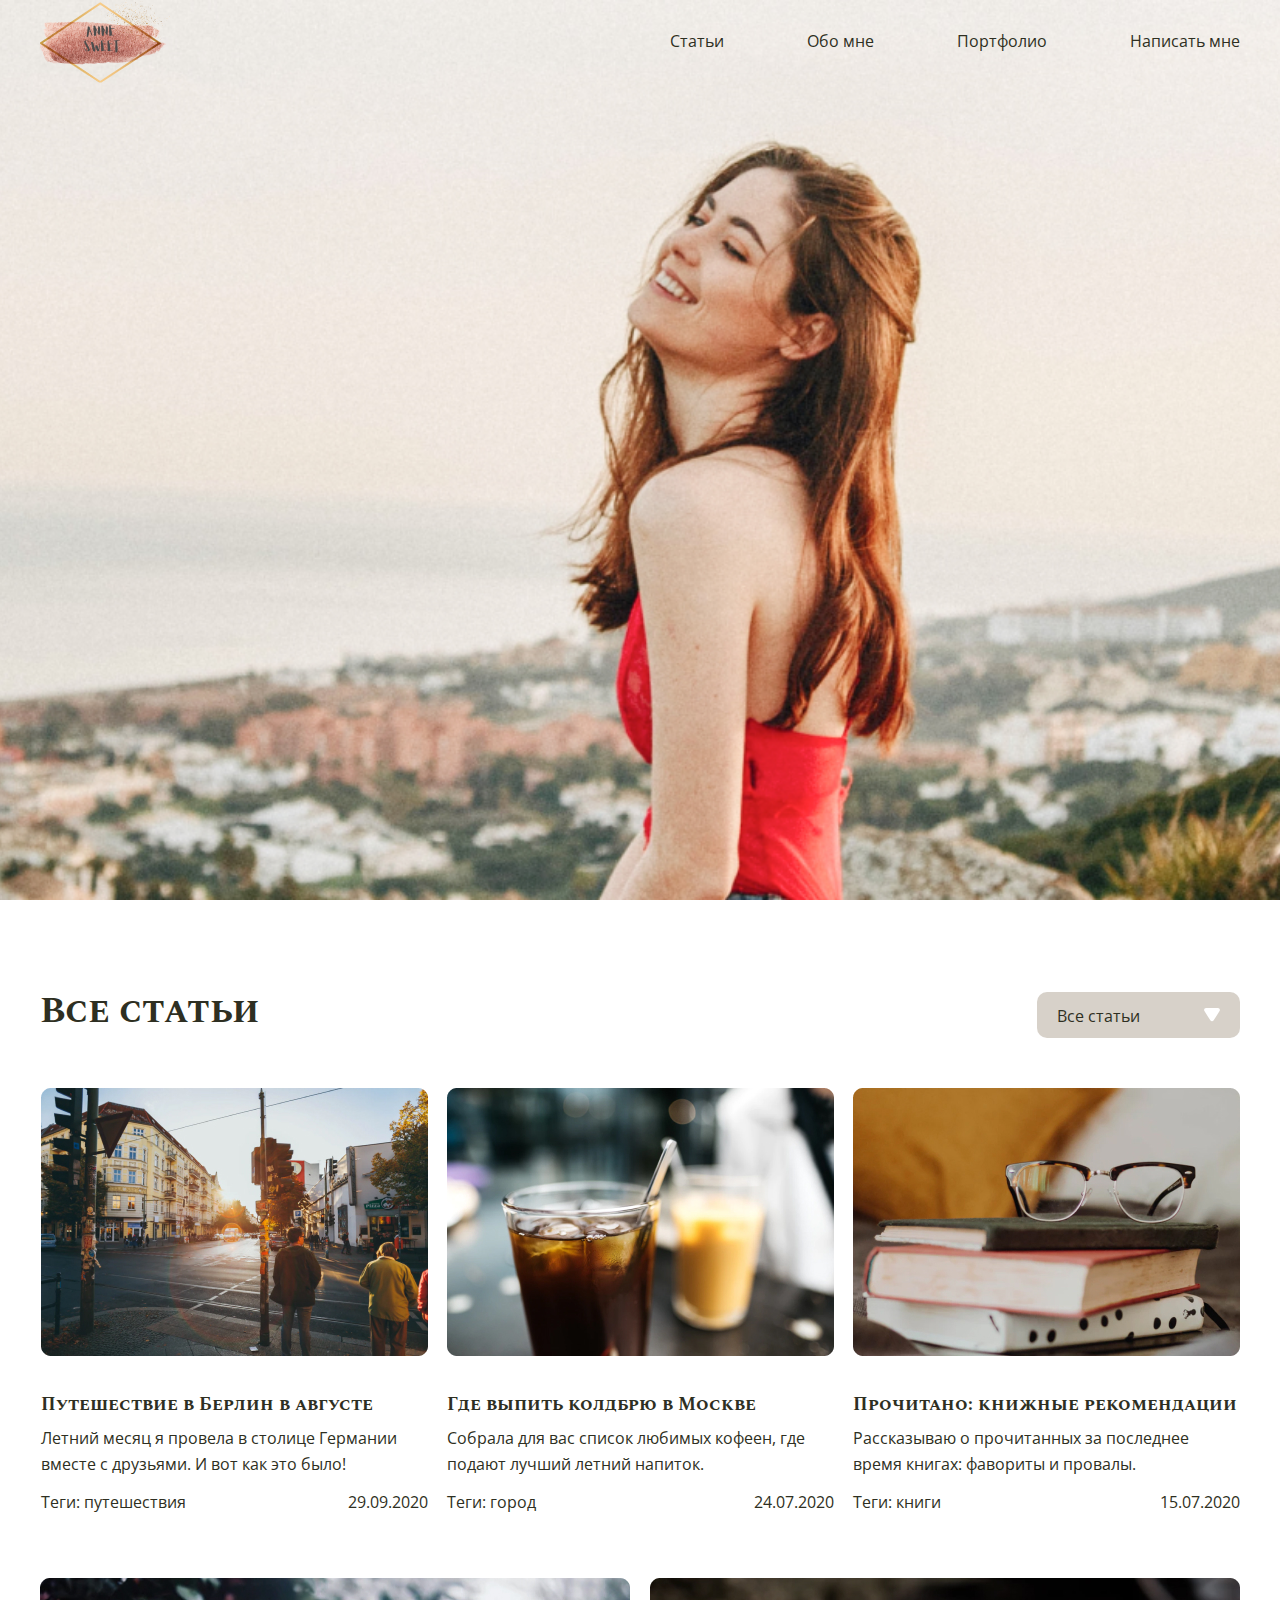
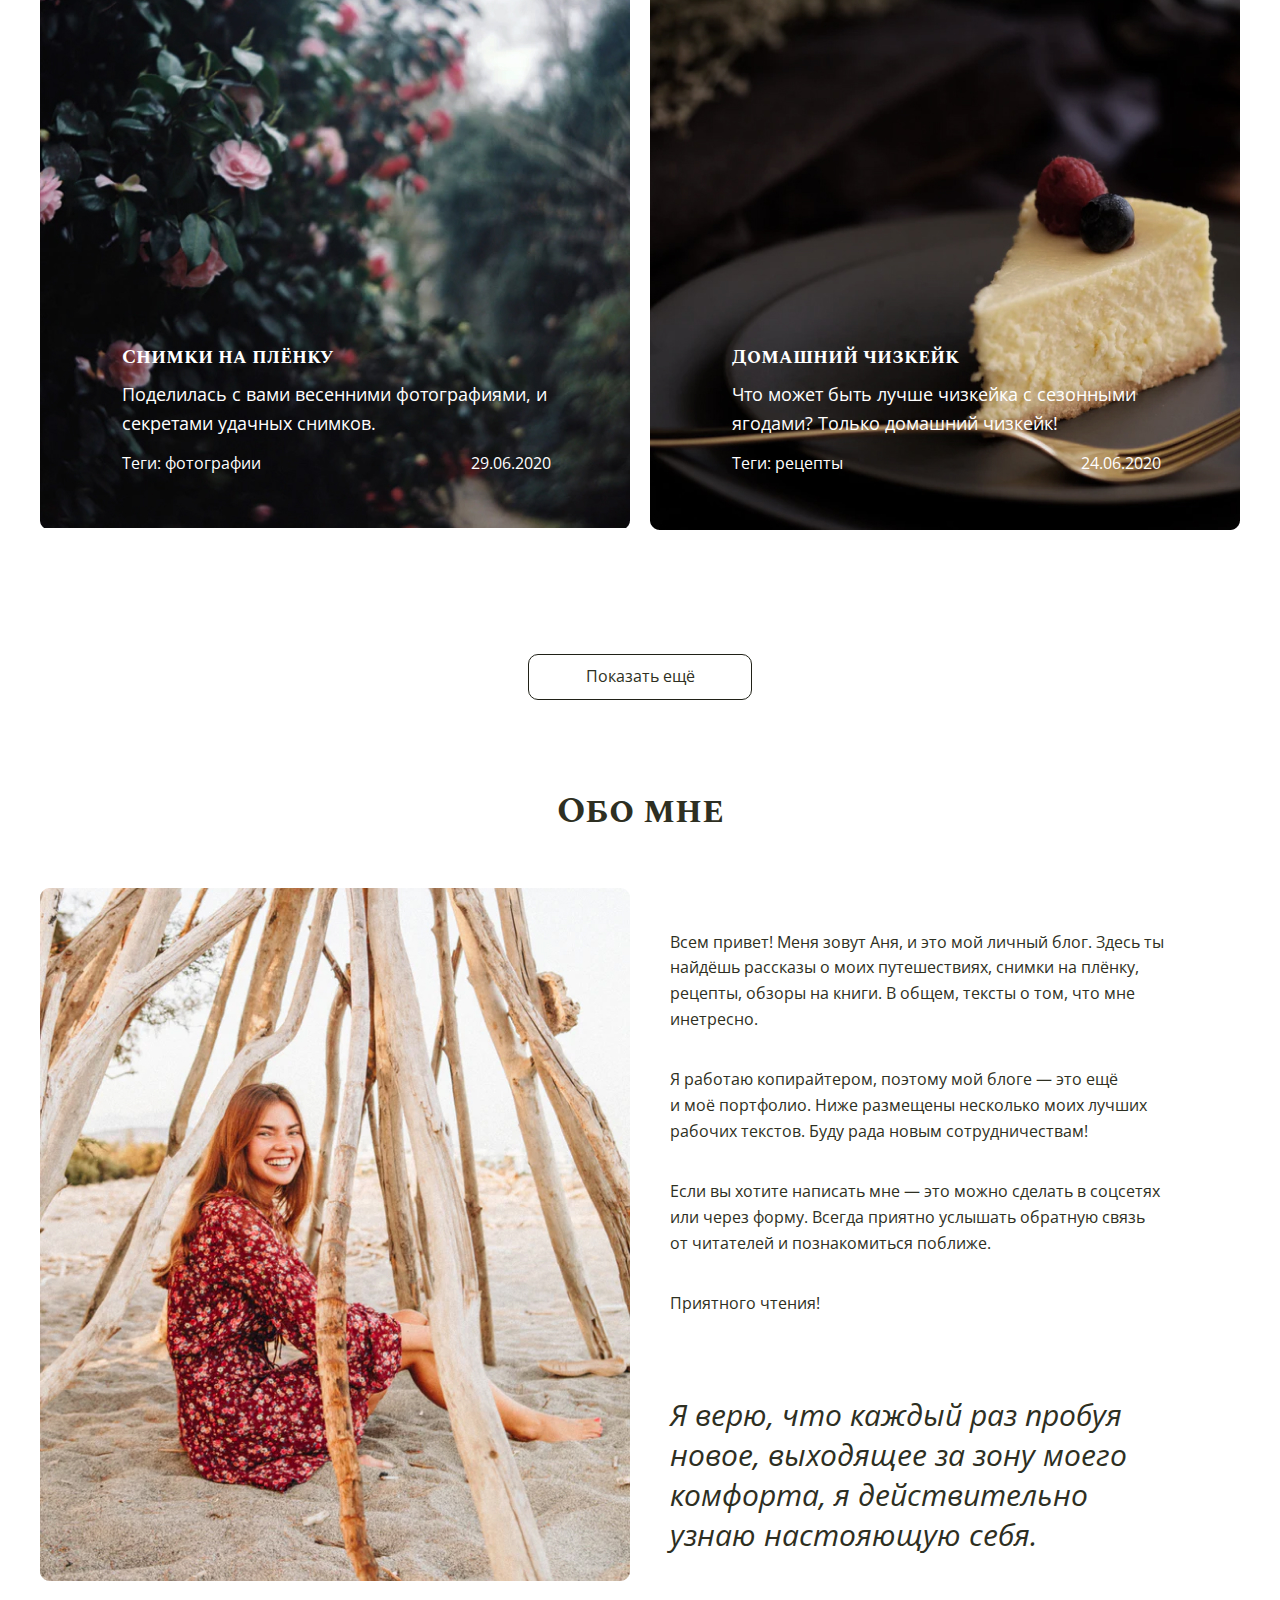
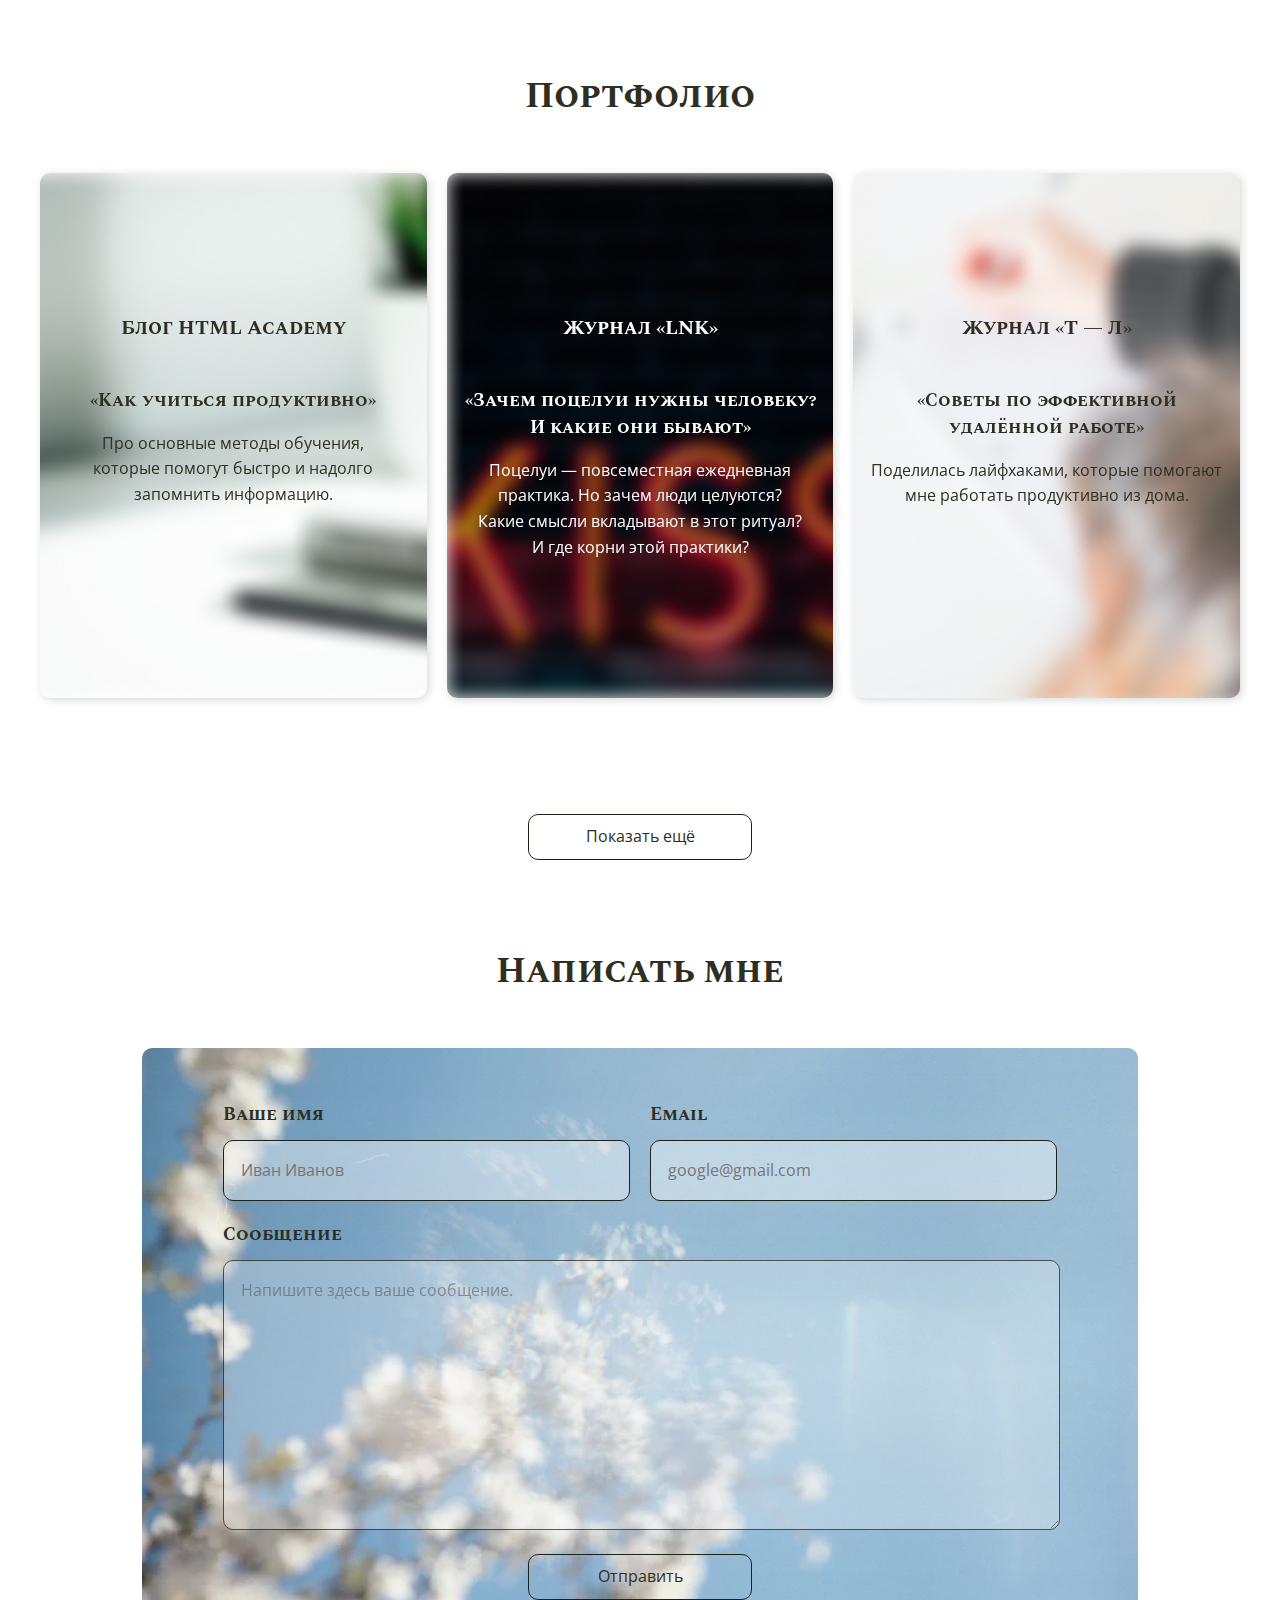
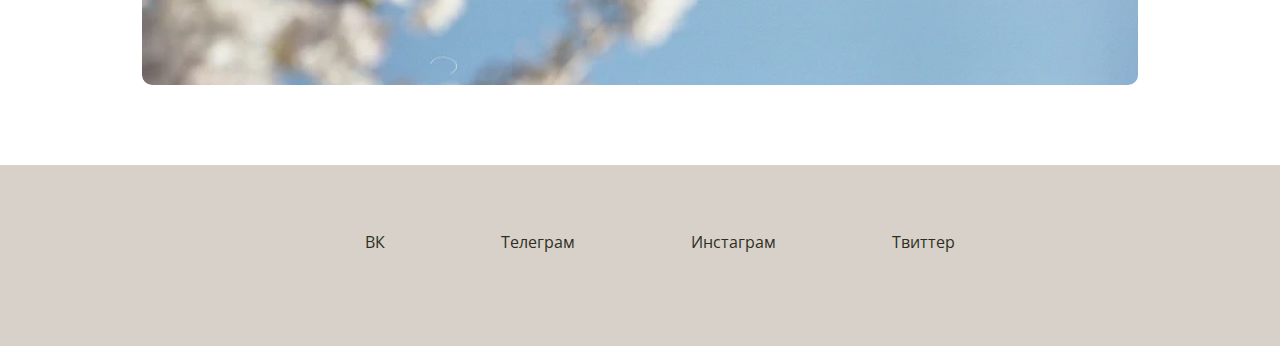
<file: index.html>
<!DOCTYPE html>
<html lang="ru">
  <head>
    <meta charset="utf-8" />
    <title>Anne Sweet блог</title>
    <link rel="stylesheet" href="./css/styles.css" />
    <link
      href="https://fonts.googleapis.com/css2?family=Open+Sans&display=swap"
      rel="stylesheet"
    />
    <link
      href="https://fonts.googleapis.com/css2?family=Spectral+SC&display=swap"
      rel="stylesheet"
    />
  </head>
  <body>
    <header class="header">
      <div class="container">
        <div class="header-box">
          <img src="./img/logo.jpg" alt="Anni Sweet" />
          <nav class="header-nav">
            <ul class="header-list">
              <li class="header-list__item">
                <a href="#stories" class="nondesign-a text">Статьи</a>
              </li>
              <li class="header-list__item">
                <a href="#about-me" class="nondesign-a text">Обо мне</a>
              </li>
              <li class="header-list__item">
                <a href="#portfolio" class="nondesign-a text">Портфолио</a>
              </li>
              <li class="header-list__item">
                <a href="#write-me" class="nondesign-a text">Написать мне</a>
              </li>
            </ul>
          </nav>
        </div>
      </div>
    </header>
    <main>
      <section id="stories">
        <div class="container">
          <div class="stories-start">
            <h1 class="title stories-title">Все статьи</h1>
            <select name="theme" class="stories-select text">
              <option value="travel" class="text">Путешествия</option>
              <option value="city" class="text">Город</option>
              <option value="books" class="text">Книги</option>
              <option value="picture" class="text">Фотографии</option>
              <option value="recipe" class="text">Рецепты</option>
              <option value="all" class="text" selected>Все статьи</option>
            </select>
          </div>
          <div class="stories-boxes">
            <div class="stories-box" data-category="travel">
              <img src="./img/vacation.png" alt="Berlin" />
              <h2 class="title subtitle stories-boxes-title">
                Путешествие в Берлин в августе
              </h2>
              <p class="text">
                Летний месяц я провела в столице Германии вместе с друзьями. И
                вот как это было!
              </p>
              <div class="stories-box-floor">
                <p class="text">
                  Теги:&nbsp;<a href="" class="nondesign-a">путешествия</a>
                </p>
                <time datetime="2020-09-29" class="text">29.09.2020</time>
              </div>
            </div>

            <div class="stories-box" data-category="city">
              <img src="./img/coldbrew.jpg" alt="Coldbrew" />
              <h2 class="title subtitle stories-boxes-title">
                Где выпить колдбрю в Москве
              </h2>
              <p class="text">
                Собрала для вас список любимых кофеен, где подают лучший летний
                напиток.
              </p>
              <div class="stories-box-floor">
                <p class="text">
                  Теги:&nbsp;<a href="" class="nondesign-a">город</a>
                </p>
                <time datetime="2020-07-24" class="text">24.07.2020</time>
              </div>
            </div>

            <div class="stories-box" data-category="books">
              <img src="./img/books.jpg" alt="Books" />
              <h2 class="title subtitle stories-boxes-title">
                Прочитано: книжные рекомендации
              </h2>
              <p class="text">
                Рассказываю о прочитанных за последнее время книгах: фавориты и
                провалы.
              </p>
              <div class="stories-box-floor">
                <p class="text">
                  Теги:&nbsp;<a href="" class="nondesign-a">книги</a>
                </p>
                <time datetime="2020-07-15" class="text">15.07.2020</time>
              </div>
            </div>
          </div>

          <div class="stories-boxes stories-boxes-nomar">
            <div class="stories-box stories-box-big" data-category="picture">
              <img src="./img/flowers.jpg" alt="Florwers" />
              <div class="stories-box-big__text">
                <h2
                  class="title subtitle stories-boxes-title stories-boxes-big-title"
                >
                  Снимки на плёнку
                </h2>
                <p class="text white-text stories-boxes-big-text">
                  Поделилась с вами весенними фотографиями, и секретами удачных
                  снимков.
                </p>
                <div class="stories-box-floor">
                  <p class="text white-text">
                    Теги:&nbsp;<a href="" class="nondesign-a white-text"
                      >фотографии</a
                    >
                  </p>
                  <time datetime="2020-09-29" class="text white-text"
                    >29.06.2020</time
                  >
                </div>
              </div>
            </div>

            <div class="stories-box stories-box-big" data-category="recipe">
              <img src="./img/cheesecake.jpg" alt="Cheesecake" />
              <div class="stories-box-big__text">
                <h2
                  class="title subtitle stories-boxes-title stories-boxes-big-title"
                >
                  Домашний чизкейк
                </h2>
                <p class="text white-text stories-boxes-big-text">
                  Что может быть лучше чизкейка с сезонными ягодами? Только
                  домашний чизкейк!
                </p>
                <div class="stories-box-floor">
                  <p class="text white-text">
                    Теги:&nbsp;<a href="" class="nondesign-a white-text"
                      >рецепты</a
                    >
                  </p>
                  <time datetime="2020-09-29" class="text white-text"
                    >24.06.2020</time
                  >
                </div>
              </div>
            </div>
          </div>
          <button class="button text stories-box__button">Показать ещё</button>
        </div>
      </section>
      <section id="about-me">
        <div class="container">
          <h1 class="title">Обо мне</h1>
          <div class="about-me-box">
            <figure><img src="./img/aboutMe.jpg" /></figure>
            <div class="about-me__text">
              <p class="text">
                Всем привет! Меня зовут Аня, и&nbsp;это мой личный блог. Здесь
                ты найдёшь рассказы о&nbsp;моих путешествиях, снимки
                на&nbsp;плёнку, рецепты, обзоры на&nbsp;книги. В&nbsp;общем,
                тексты о&nbsp;том, что мне инетресно.
              </p>
              <br />
              <p class="text">
                Я&nbsp;работаю копирайтером, поэтому мой блоге&nbsp;&mdash; это
                ещё и&nbsp;моё портфолио. Ниже размещены несколько моих лучших
                рабочих текстов. Буду рада новым сотрудничествам!
              </p>
              <br />
              <p class="text">
                Если вы&nbsp;хотите написать мне&nbsp;&mdash; это можно сделать
                в&nbsp;соцсетях или через форму. Всегда приятно услышать
                обратную связь от&nbsp;читателей и&nbsp;познакомиться поближе.
              </p>
              <br />
              <p class="text">Приятного чтения!</p>
              <p class="text about-me__text_new">
                Я&nbsp;верю, что каждый раз пробуя новое, выходящее за&nbsp;зону
                моего комфорта, я&nbsp;действительно узнаю настояющую себя.
              </p>
            </div>
          </div>
        </div>
      </section>
      <section id="portfolio">
        <div class="container">
          <h1 class="title">Портфолио</h1>
          <div class="portfolio">
            <div class="portfolio-part portfolio-part-1">
              <h2 class="title subtitle portfolio-title">Блог HTML Academy</h2>
              <h3 class="title subtitle portfolio-subtitle">
                &laquo;Как учиться продуктивно&raquo;
              </h3>
              <p class="text portfolio-text">
                Про основные методы обучения,<br />которые помогут быстро
                и&nbsp;надолго<br />запомнить информацию.
              </p>
            </div>
            <div class="portfolio-part portfolio-part-2">
              <h2 class="title subtitle portfolio-title white-text">
                Журнал &laquo;LNK&raquo;
              </h2>
              <h3 class="title subtitle portfolio-subtitle white-text">
                &laquo;Зачем поцелуи нужны человеку? И&nbsp;какие они
                бывают&raquo;
              </h3>
              <p class="text white-text portfolio-text">
                Поцелуи&nbsp;&mdash; повсеместная ежедневная практика.
                Но&nbsp;зачем люди целуются?<br />Какие смысли вкладывают
                в&nbsp;этот ритуал? И&nbsp;где корни этой практики?
              </p>
            </div>
            <div class="portfolio-part portfolio-part-3">
              <h2 class="title subtitle portfolio-title">
                Журнал &laquo;Т&nbsp;&mdash; Л&raquo;
              </h2>
              <h3 class="title subtitle portfolio-subtitle">
                &laquo;Советы по&nbsp;эффективной удалённой работе&raquo;
              </h3>
              <p class="text portfolio-text">
                Поделилась лайфхаками, которые помогают мне работать продуктивно
                из&nbsp;дома.
              </p>
            </div>
          </div>
          <button class="button text stories-box__button">Показать ещё</button>
        </div>
      </section>
      <section id="write-me">
        <h1 class="title">Написать мне</h1>
        <form class="write-me">
          <div class="write-me-first">
            <label class="title subtitle write-me-title"
              >Ваше имя<br /><input
                type="text"
                name="name"
                class="input text input-small"
                placeholder="Иван Иванов"
                required
            /></label>
            <label class="title subtitle write-me-title"
              >Email<br /><input
                type="email"
                name="email"
                class="input text input-small"
                placeholder="google@gmail.com"
                required
            /></label>
            <div>
              <h2 class="title subtitle write-me-title">Сообщение</h2>
              <textarea
                class="input text input-big"
                type="message"
                rows="9"
                placeholder="Напишите здесь ваше сообщение."
              ></textarea>
            </div>
          </div>
          <input
            type="submit"
            class="write-me__submit button text"
            name="submit"
            value="Отправить"
          />
        </form>
      </section>
      <script src="./js/comment.js"></script>
      <script src="./js/filter.js"></script>
    </main>
    <footer class="footer">
      <nav class="footer-nav">
        <ul class="footer-list">
          <li><a href="#stories" class="nondesign-a text">ВК</a></li>
          <li><a href="#stories" class="nondesign-a text">Телеграм</a></li>
          <li><a href="#stories" class="nondesign-a text">Инстаграм</a></li>
          <li><a href="#stories" class="nondesign-a text">Твиттер</a></li>
        </ul>
      </nav>
    </footer>
  </body>
</html>
</file>
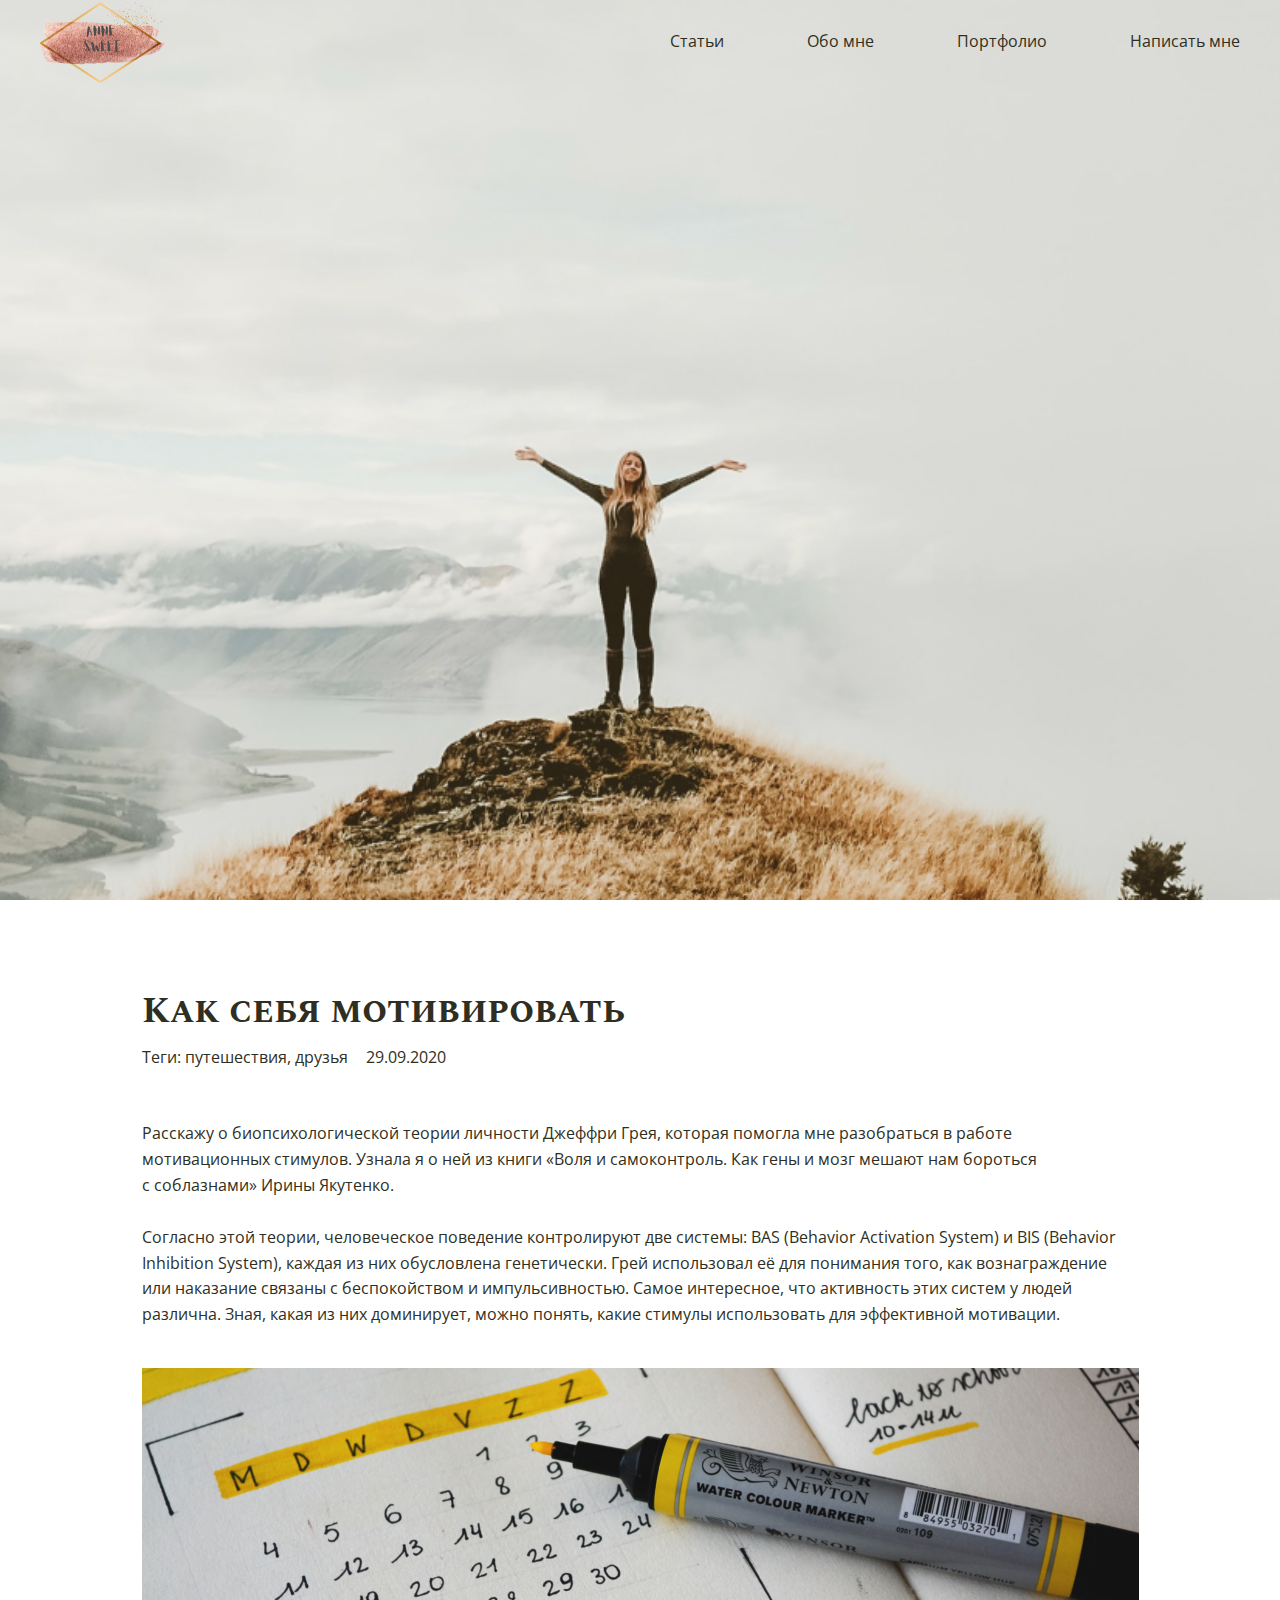
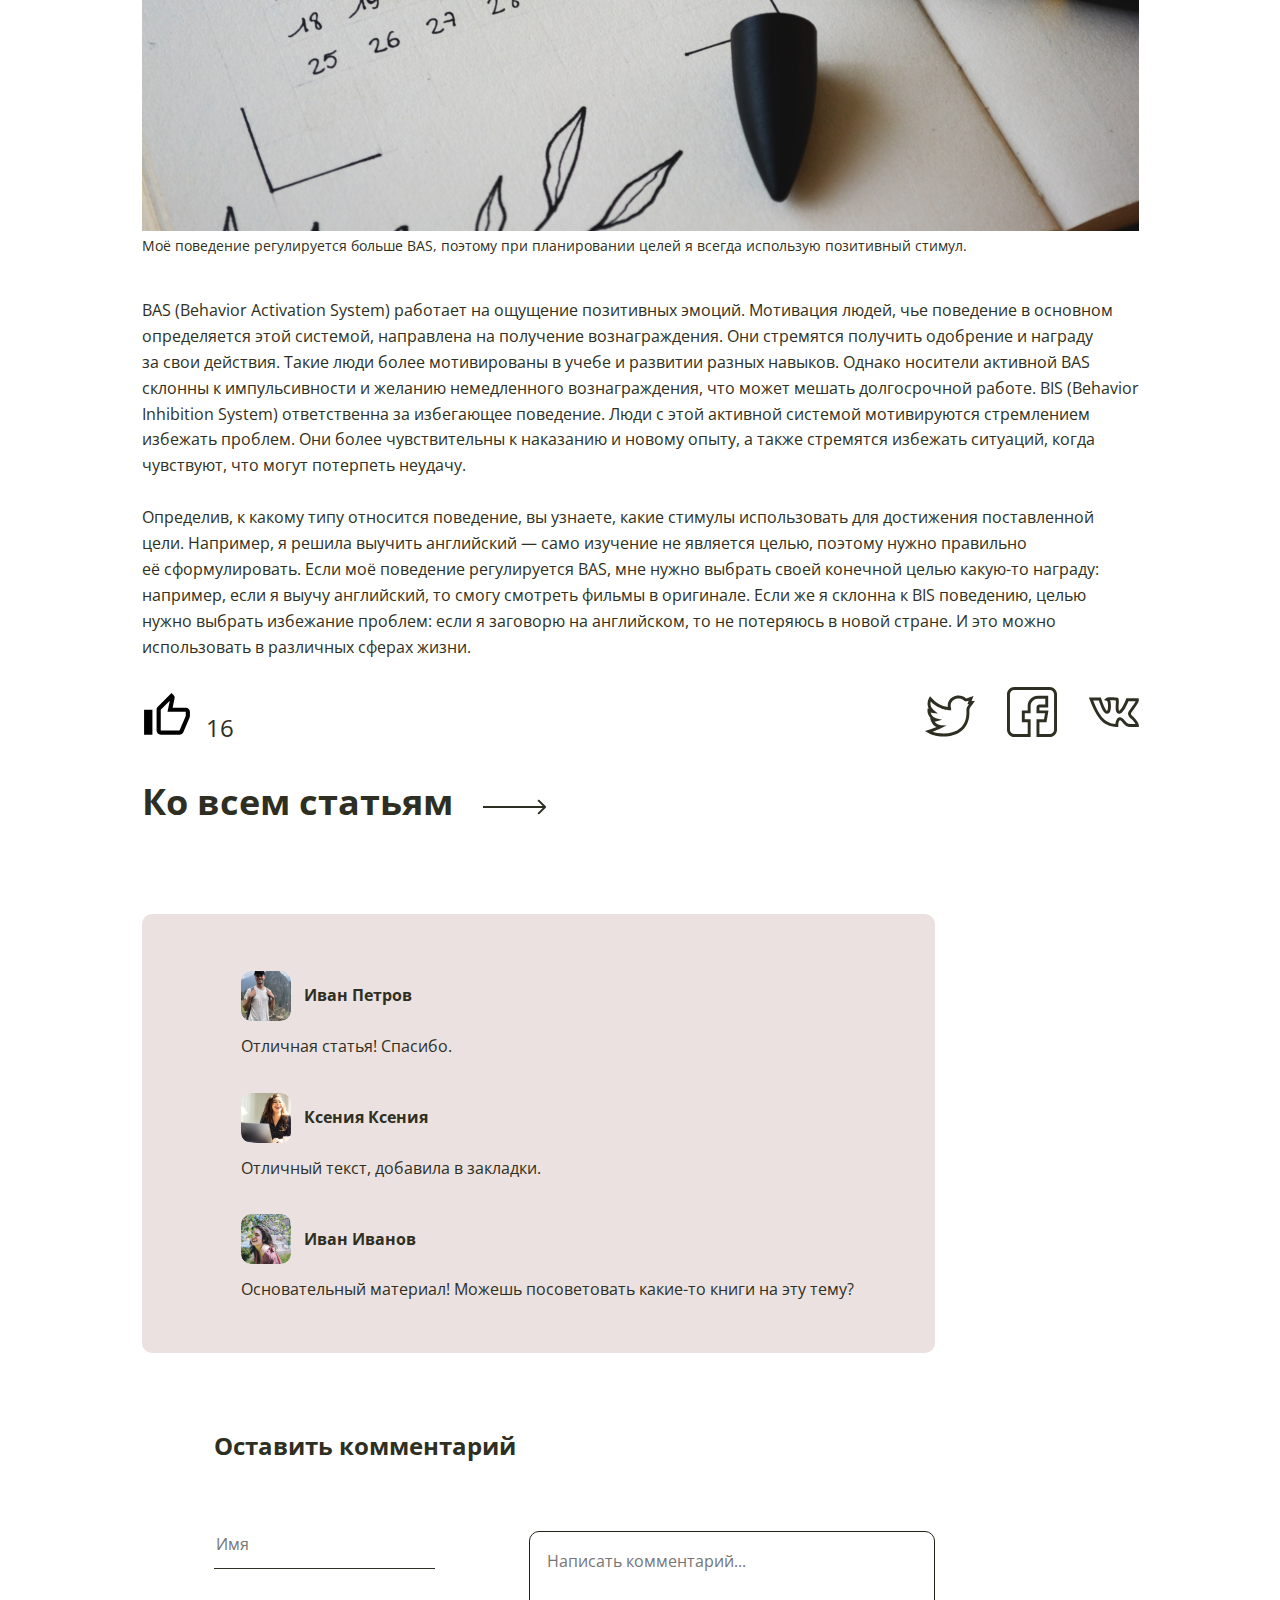
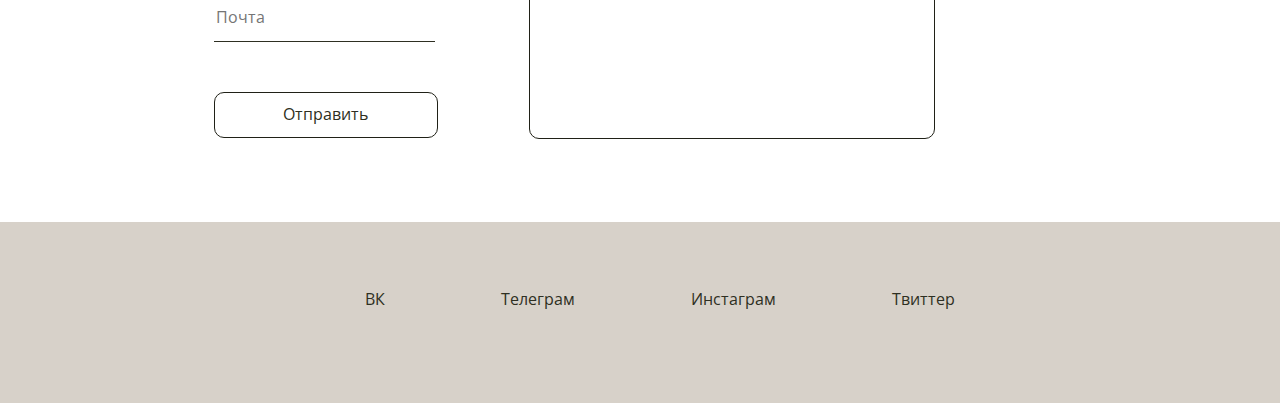
<file: motivation.html>
<!DOCTYPE html>
<html lang="ru">
  <head>
    <meta charset="utf-8" />
    <title>Anne Sweet блог_Как себя мотивировать</title>
    <link rel="stylesheet" href="./css/styles.css" />
    <link
      href="https://fonts.googleapis.com/css2?family=Open+Sans&display=swap"
      rel="stylesheet"
    />
    <link
      href="https://fonts.googleapis.com/css2?family=Spectral+SC&display=swap"
      rel="stylesheet"
    />
  </head>
  <body>
    <header class="header_motivation">
      <div class="container">
        <div class="header-box">
          <img src="./img/logo.jpg" alt="Anni Sweet" />
          <nav class="header-nav">
            <ul class="header-list">
              <li class="header-list__item">
                <a href="#stories" class="nondesign-a text">Статьи</a>
              </li>
              <li class="header-list__item">
                <a href="#about-me" class="nondesign-a text">Обо мне</a>
              </li>
              <li class="header-list__item">
                <a href="portfolio" class="nondesign-a text">Портфолио</a>
              </li>
              <li class="header-list__item">
                <a href="write-me" class="nondesign-a text">Написать мне</a>
              </li>
            </ul>
          </nav>
        </div>
      </div>
    </header>
    <main>
        <div class="container-m">
        <section id="motivation">
            <h1 class="title motivation-title">Как себя мотивировать</h1>
            <div class="motivation-tag">
                <p class="text"> Теги:&nbsp;<a href="" class="nondesign-a">путешествия</a>,&nbsp;<a href="" class="nondesign-a">друзья</a></p>   
                <time datetime="2020-09-29" class="text">29.09.2020</time>
            </div>
            <p class="text motivation-text">Расскажу о&nbsp;биопсихологической теории личности Джеффри Грея, которая помогла мне разобраться в&nbsp;работе мотивационных стимулов. Узнала я&nbsp;о&nbsp;ней из&nbsp;книги &laquo;Воля и&nbsp;самоконтроль. Как гены и&nbsp;мозг мешают нам бороться с&nbsp;соблазнами&raquo; Ирины Якутенко.</p>
            <p class="text motivation-text">Согласно этой теории, человеческое поведение контролируют две системы: BAS (Behavior Activation System) и&nbsp;BIS (Behavior Inhibition System), каждая из&nbsp;них обусловлена генетически. Грей использовал её&nbsp;для понимания того, как вознаграждение или наказание связаны с&nbsp;беспокойством и&nbsp;импульсивностью. Самое интересное, что активность этих систем у&nbsp;людей различна. Зная, какая из&nbsp;них доминирует, можно понять, какие стимулы использовать для эффективной мотивации.</p>
            <figure class="motivation-img">
                <img src="./img/Motivation.jpg" alt="Картинка о планировании">
                <figcaption class="text motivation-label">Моё поведение регулируется больше BAS, поэтому при планировании целей я всегда использую позитивный стимул.</figcaption>
            </figure>
            <p class="text motivation-text">BAS (Behavior Activation System) работает на&nbsp;ощущение позитивных эмоций. Мотивация людей, чье поведение в&nbsp;основном определяется этой системой, направлена на&nbsp;получение вознаграждения. Они стремятся получить одобрение и&nbsp;награду за&nbsp;свои действия. Такие люди более мотивированы в&nbsp;учебе и&nbsp;развитии разных навыков. Однако носители активной BAS склонны к&nbsp;импульсивности и&nbsp;желанию немедленного вознаграждения, что может мешать долгосрочной работе. BIS (Behavior Inhibition System) ответственна за&nbsp;избегающее поведение. Люди с&nbsp;этой активной системой мотивируются стремлением избежать проблем. Они более чувствительны к&nbsp;наказанию и&nbsp;новому опыту, а&nbsp;также стремятся избежать ситуаций, когда чувствуют, что могут потерпеть неудачу.</p>
            <p class="text motivation-text">Определив, к&nbsp;какому типу относится поведение, вы&nbsp;узнаете, какие стимулы использовать для достижения поставленной цели. Например, я&nbsp;решила выучить английский&nbsp;&mdash; само изучение не&nbsp;является целью, поэтому нужно правильно её&nbsp;сформулировать. Если моё поведение регулируется BAS, мне нужно выбрать своей конечной целью какую-то награду: например, если я&nbsp;выучу английский, то&nbsp;смогу смотреть фильмы в&nbsp;оригинале. Если&nbsp;же я&nbsp;склонна к&nbsp;BIS поведению, целью нужно выбрать избежание проблем: если я&nbsp;заговорю на&nbsp;английском, то&nbsp;не&nbsp;потеряюсь в&nbsp;новой стране. И&nbsp;это можно использовать в&nbsp;различных сферах жизни.</p>
            <div class="motivation-social">
                <button class="button-social"></button>
                <p class="text motivation-likes">16</p>
                <a href="" class="nondesign-a motivation-link"><img src="./img/twitter.svg"></a>
                <a href="" class="nondesign-a motivation-link"><img src="./img/fb.svg"></a>
                <a href="" class="nondesign-a motivation-link"><img src="./img/vk.svg"></a>
            </div>
            <div class="motivation-href">
                <p class="text motivation-big-text">Ко всем статьям</p>
                <a href="./index.html" class="nondesign-a"><img src="./img/arrow.svg"></a> 
            </div>
            
        
        </section>
        <section id="reviews">
            <ul class="reviews-box">  
              <li class="review">
                    <div class="review-face">
                        <img src="./img/Petrov.jpg" class="review-img">
                        <p class="text review-name">Иван Петров</p>
                    </div>
                    <p class="text">Отличная статья! Спасибо.</p>
                </li>
                <li class="review">
                    <div class="review-face">
                        <img src="./img/Ksenia.jpg" class="review-img">
                        <p class="text review-name">Ксения Ксения</p>
                    </div>
                    <p class="text">Отличный текст, добавила в закладки.</p>
                </li>
                <li class="review">
                    <div class="review-face">
                        <img src="./img/Ivanov.jpg" class="review-img">
                        <p class="text review-name">Иван Иванов</p>
                    </div>
                    <p class="text review-text">Основательный материал! Можешь посоветовать какие-то книги на эту тему?</p>
                </li>
              </ul>  
        </section>
        <section id="comment-form">
            <h2 class="text comment-title">Оставить комментарий</h2>
            <form class="comment-form">
                <label><input type="text" name="name" class="text comment-input comment-name" placeholder="Имя" required /></label>
                <label><input type="email" name="email" class="text comment-input comment-email" placeholder="Почта" required /></label>
                <input type="submit" class="button text comment-submit" name="submit" value="Отправить" />
                <textarea class="input text comment-textarea" type="message" rows="9" minlength="20" maxlength="200" placeholder="Написать комментарий..."></textarea>
            </form>
        </section>
    </div>
    <script src="./js/like.js"></script>
    <script src="./js/commentForm.js"></script>
    </main>
    <footer class="footer">
        <nav class="footer-nav">
          <ul class="footer-list">
            <li><a href="#stories" class="nondesign-a text">ВК</a></li>
            <li><a href="#stories" class="nondesign-a text">Телеграм</a></li>
            <li><a href="#stories" class="nondesign-a text">Инстаграм</a></li>
            <li><a href="#stories" class="nondesign-a text">Твиттер</a></li>
          </ul>
        </nav>
      </footer>
</html>
</file>
<file: css/styles.css>
* {
  box-sizing: border-box;
  margin: 0;
}

html {
  background-color: #fff;
}

.container {
  max-width: 1200px;
  margin: 0 auto;
}

.container-m {
  max-width: 997px;
  margin: 0 auto;
}

.title {
  font-family: "Spectral SC", serif;
  font-style: normal;
  font-weight: 700;
  font-size: 36px;
  line-height: 1.5;
  color: #2e2f22;
  margin: 85px 0 49px;
  text-align: center;
}

.subtitle {
  font-size: 18px;
  text-align: left;
}

.button {
  width: 224px;
  height: 46px;
  border: 1px solid #202117;
  box-sizing: border-box;
  border-radius: 10px;
  color: #202117;
  background: none;
  cursor: pointer;
}

.button-social {
  height: 50px;
  width: 50px;
  background: url("../img/thumb.svg") no-repeat center/contain;
  border: none;
  cursor: pointer;
  margin: 0;
  padding: 0;
}

.added {
  background: url("../img/thumb_black.svg") no-repeat center/contain;
}

.nondesign-a {
  text-decoration: none;
  color: #2e2f22;
}

.text {
  font-family: "Open Sans", sans-serif;
  font-size: 16px;
  line-height: 1.62;
  color: #2e2f22;
}

.white-text {
  color: #fff;
}
/*start of the header*/

.header {
  height: 100vh;
  width: calc(100vw - (100vw - 100%));
  background: no-repeat center/cover url("../img/sonnie-hiles.jpg");
}

.header_motivation {
  height: 100vh;
  width: calc(100vw - (100vw - 100%));
  background: no-repeat center/cover url("../img/samuel-scrimshaw.jpg");
}

.header-box {
  display: flex;
  flex-direction: row;
  justify-content: space-between;
  align-items: center;
}

.header-list {
  list-style: none;
  padding: 0;
  display: flex;
  flex-direction: row;
}

.header-list__item {
  font-size: 18px;
  margin-left: 83px;
}

/*end of the header, start of the stories*/

.stories-start {
  display: flex;
  flex-direction: row;
  justify-content: space-between;
  align-items: baseline;
}

.stories-title {
  text-align: start;
}

.stories-select {
  margin-left: auto;
  width: 203px;
  height: 46px;
  background: #d7d1c9 url("../img/triangle.svg") no-repeat right 20px top 50%;
  border: none;
  border-radius: 10px;
  padding: 12px 20px;
  -webkit-appearance: none;
  -moz-appearance: none;
  appearance: none;
}

.stories-boxes {
  display: flex;
  flex-direction: row;
  justify-content: center;
  flex-wrap: wrap;
  line-height: 1.62;
  margin-bottom: 62px;
}

.stories-boxes-nomar {
  margin-bottom: 0;
}

.stories-box {
  flex-basis: 30%;
  margin-right: 19px;
}

.stories-box:last-child {
  margin-right: 0;
}

.hidden {
  display: none;
}

.stories-box-big {
  flex-basis: 45%;
  margin-right: 20px;
  position: relative;
}

.stories-box-big__text {
  color: white;
  position: absolute;
  bottom: 61px;
  left: 82px;
  right: 79px;
}

.stories-box-big:last-child {
  margin-right: 0;
}

.stories-boxes-title {
  margin: 27px 0 8px;
}

.stories-boxes-big-title {
  color: #fff;
  font-size: 20px;
}

.stories-boxes-big-text {
  font-size: 18px;
}

.stories-box-floor {
  display: flex;
  flex-direction: row;
  justify-content: space-between;
  margin-top: 12px;
}

.stories-box__button {
  margin: 116px calc(50% - 112px) 0;
}

/*end of stories, starf of About me part*/
.about-me-box {
  display: flex;
  flex-direction: row;
}

.about-me__text {
  padding: 42px 74px 30px 40px;
  display: flex;
  flex-direction: column;
}

.about-me__text p:not(:last-child) {
  margin-bottom: 16px;
}

.about-me__text_new {
  font-style: italic;
  font-size: 30px;
  line-height: 1.33;
  margin-top: auto;
}

.portfolio {
  display: flex;
  flex-direction: row;
  justify-content: center;
}

.portfolio-part {
  width: 387px;
  margin-right: 20px;
  height: 525px;
  border-radius: 10px;
  filter: drop-shadow(2px 2px 4px rgba(0, 0, 0, 0.15));
  padding: 140px 10px 188px;
}

.portfolio-part:last-child {
  margin-right: 0;
}

.portfolio-part-1 {
  background: url("../img/blog.jpg") no-repeat center/cover #c4c4c4;
}

.portfolio-part-2 {
  background: url("../img/lnk.jpg") no-repeat center/cover #ecc8c8;
}

.portfolio-part-3 {
  background: url("../img/TL.jpg") no-repeat center/cover #c4c4c4;
}

.portfolio-title {
  font-size: 20px;
  margin: 0 auto;
  text-align: center;
}

.portfolio-subtitle {
  margin: 44px auto 17px;
  text-align: center;
}

.portfolio-text {
  text-align: center;
}
/*end of the portfolio, start of the write-me */
.write-me {
  width: 996px;
  height: 637px;
  background: url("../img/writeMe.jpg") no-repeat center/cover #c4c4c4;
  border-radius: 10px;
  margin: 0 auto 80px;
  padding: 53px 81px 0;
}

.write-me-title {
  text-align: left;
  margin: 0;
  width: 407px;
}

.write-me-first {
  display: flex;
  flex-flow: row wrap;
  justify-content: space-between;
}

.input {
  background: rgba(255, 255, 255, 0.4);
  border: 1px solid #202117;
  border-radius: 10px;
  padding: 17px;
  margin: 12px 0 20px;
}

.input-small {
  width: 407px;
}

.input-big {
  width: 837px;
  color: #202117;
  opacity: 0.7;
}

.warning {
  color: #f00;
}

.write-me__submit {
  margin-left: calc(50% - 112px);
}
/*ent of the main part, start of motivation page*/
.motivation-title {
  text-align: left;
  margin: 85px 0 6px;
}

.motivation-tag {
  display: flex;
  flex-direction: row;
  margin-bottom: 50px;
}

.motivation-tag p {
  padding-right: 18px;
}

.motivation-text {
  margin-bottom: 26px;
}

.motivation-img {
  margin: 40px 0;
}

.motivation-label {
  font-size: 14px;
}

.motivation-social {
  display: flex;
  flex-direction: row;
  align-items: flex-end;
}

.motivation-likes {
  font-size: 24px;
  line-height: 26px;
  margin: 0 auto 0 14px;
}

.motivation-link {
  margin-left: 32px;
}

.motivation-big-text {
  margin: 37px 30px 87px 0;
  font-weight: bold;
  font-size: 36px;
  line-height: 1.36;
}

.motivation-href {
  display: flex;
  flex-direction: row;
  justify-content: flex-start;
  align-items: baseline;
}

.reviews-box {
  width: 793px;
  padding: 24px 80px 50px 99px;
  margin-bottom: 76px;
  background: #ece1e1;
  border-radius: 10px;
}

.review {
  display: flex;
  flex-flow: column;
  align-items: flex-start;
}

.review-face {
  display: flex;
  flex-flow: row;
  align-items: center;
  margin-top: 20px;
}

.review-img {
  border-radius: 10px;
  margin: 13px 13px 13px 0;
}

.review-name {
  font-weight: bold;
}

.comment-title {
  font-weight: bold;
  font-size: 24px;
  line-height: 1.375;
  margin: 0 0 69px 72px;
}

.comment-form {
  width: 721px;
  height: 210px;
  margin: 0 0 81px 72px;
  display: flex;
  flex-flow: column wrap;
}

.comment-input {
  width: 221px;
  border: none;
  border-bottom: 1px solid #2e2f22;
  padding-bottom: 10px;
  margin-bottom: 35px;
}

.comment-submit {
  margin-top: 15px;
}

.comment-textarea {
  width: 406px;
  height: 208px;
  margin: 0;
  margin-left: auto;
  resize: none;
}

/*end of the motivation part*/
.footer {
  height: 181px;
  background: #d7d1c9;
}

.footer-nav {
  max-width: 631px;
  margin: 0 auto;
  padding-top: 65px;
}

.footer-list {
  list-style: none;
  display: flex;
  flex-direction: row;
  justify-content: space-between;
  align-items: center;
}
</file>
